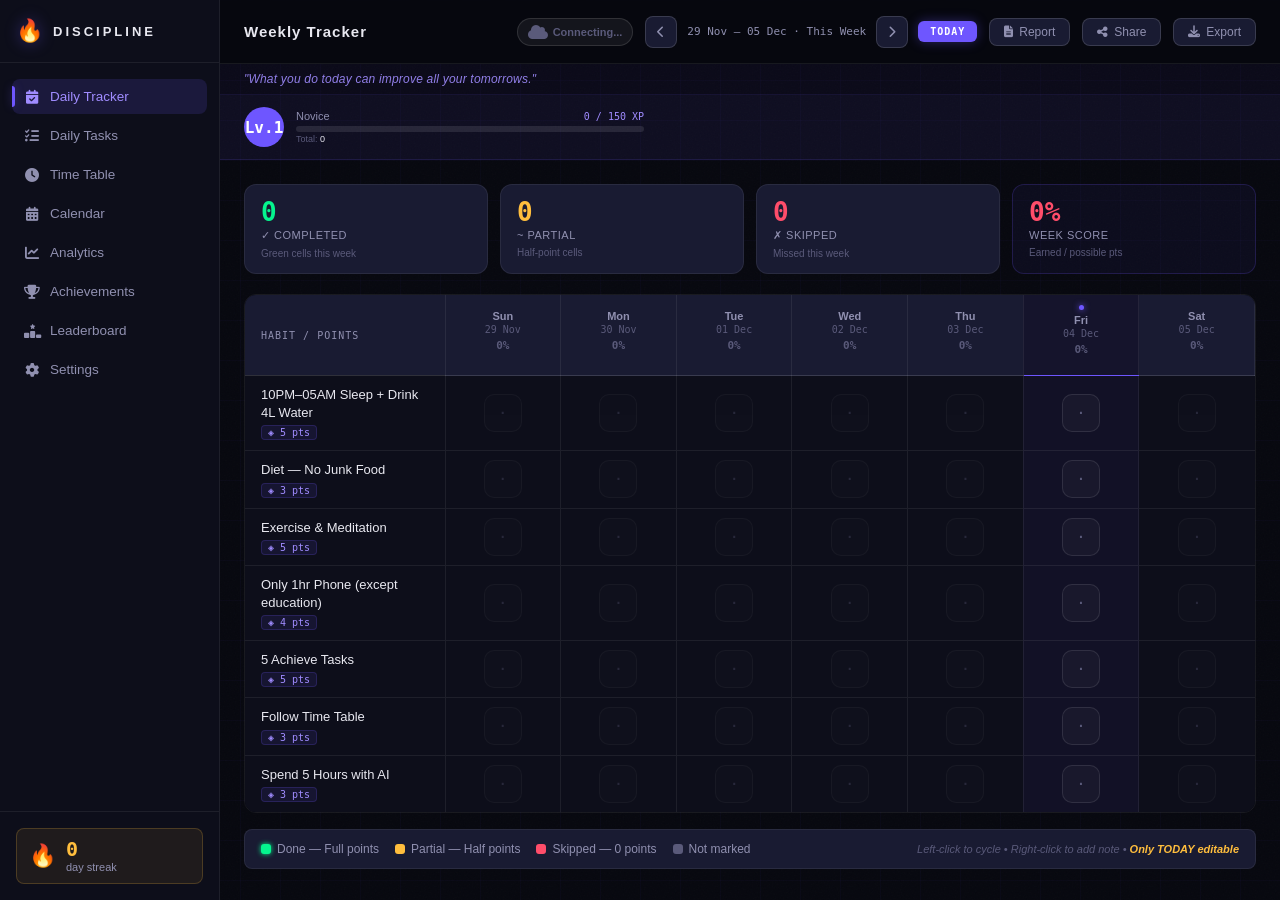
<file: index.html>
<!DOCTYPE html>
<html lang="en" data-theme="dark">
<head>
  <meta charset="UTF-8">
  <meta name="viewport" content="width=device-width, initial-scale=1.0, maximum-scale=1.0, user-scalable=no, viewport-fit=cover">
  <title>Daily Discipline Tracker</title>
  <!-- Local Offline Assets (0ms instant startup) -->
  <link rel="stylesheet" href="vendor/fontawesome/css/all.min.css">
  <script src="vendor/chart.min.js"></script>
  <script src="vendor/html2canvas.min.js"></script>
  <script src="vendor/confetti.browser.min.js"></script>
  <link rel="stylesheet" href="styles.css">
</head>
<body>
  <div class="noise-overlay"></div>
  <div class="grid-bg"></div>

  <aside class="sidebar" id="sidebar">
    <div class="sidebar-logo">
      <div style="display:flex;align-items:center;gap:10px;">
        <span class="logo-icon">🔥</span>
        <span class="logo-text">DISCIPLINE</span>
      </div>
      <button class="sidebar-close-btn" onclick="toggleSidebar()" aria-label="Close Sidebar"><i class="fa-solid fa-xmark"></i></button>
    </div>
    <nav class="sidebar-nav">
      <button class="nav-item active" onclick="switchTab('tracker', this)">
        <i class="fa-solid fa-calendar-check"></i> Daily Tracker
      </button>
      <button class="nav-item" onclick="switchTab('tasks', this)">
        <i class="fa-solid fa-list-check"></i> Daily Tasks
      </button>
      <button class="nav-item" onclick="switchTab('timetable', this)">
        <i class="fa-solid fa-clock"></i> Time Table
      </button>
      <button class="nav-item" onclick="switchTab('calendar', this)">
        <i class="fa-solid fa-calendar-days"></i> Calendar
      </button>
      <button class="nav-item" onclick="switchTab('stats', this)">
        <i class="fa-solid fa-chart-line"></i> Analytics
      </button>
      <button class="nav-item" onclick="switchTab('achievements', this)">
        <i class="fa-solid fa-trophy"></i> Achievements
      </button>
      <button class="nav-item" onclick="switchTab('leaderboard', this)">
        <i class="fa-solid fa-ranking-star"></i> Leaderboard
      </button>
      <button class="nav-item" onclick="switchTab('settings', this)">
        <i class="fa-solid fa-gear"></i> Settings
      </button>
    </nav>
    <div class="sidebar-footer">
      <div class="sidebar-streak">
        <span class="streak-fire">🔥</span>
        <div>
          <div class="streak-num" id="streak-num">0</div>
          <div class="streak-lbl">day streak</div>
        </div>
      </div>
    </div>
  </aside>

  <div class="sidebar-overlay" id="sidebar-overlay" onclick="toggleSidebar()"></div>

  <main class="main-content">
    <header class="top-bar">
      <div class="top-left">
        <button class="hamburger" onclick="toggleSidebar()"><span></span><span></span><span></span></button>
        <h1 class="page-title" id="page-title">Weekly Tracker</h1>
      </div>
      <div class="top-right" style="display:flex;align-items:center;gap:12px">
        <div id="cloud-sync-badge" onclick="pullFromCloud(false)" style="display:inline-flex;align-items:center;padding:5px 10px;background:rgba(255,255,255,0.06);border-radius:20px;border:1px solid rgba(255,255,255,0.12);cursor:pointer;user-select:none" title="Click to sync with cloud">
          <i class="fa-solid fa-cloud" style="color:var(--text3)"></i> <span class="hide-mobile" style="font-size:11px;color:var(--text3);margin-left:5px;font-weight:600">Connecting...</span>
        </div>
        <div class="week-controls" id="week-controls">
          <button class="week-btn" onclick="changeWeek(-1)"><i class="fa-solid fa-chevron-left"></i></button>
          <span class="week-range" id="week-range">This Week</span>
          <button class="week-btn" onclick="changeWeek(1)"><i class="fa-solid fa-chevron-right"></i></button>
          <button class="today-btn" onclick="goToday()">TODAY</button>
        </div>
        <button class="export-btn" onclick="showWeeklyReport()"><i class="fa-solid fa-file-lines"></i> <span>Report</span></button>
        <button class="export-btn" onclick="openShareModal()"><i class="fa-solid fa-share-nodes"></i> <span>Share</span></button>
        <button class="export-btn" onclick="exportCSV()"><i class="fa-solid fa-download"></i> <span>Export</span></button>
      </div>
    </header>

    <div class="quote-ticker" id="quote-ticker">"Discipline is the bridge between goals and accomplishment."</div>

    <div style="padding:12px 24px;background:rgba(110,86,255,0.08);border-bottom:1px solid rgba(110,86,255,0.15)">
      <div style="display:flex;align-items:center;gap:12px;max-width:400px">
        <div style="width:40px;height:40px;border-radius:50%;background:var(--accent);display:flex;align-items:center;justify-content:center;font-weight:700;font-family:var(--font-mono);color:#fff" id="xp-level-badge">Lv.1</div>
        <div style="flex:1">
          <div style="display:flex;justify-content:space-between;align-items:center;margin-bottom:4px">
            <span style="font-size:11px;color:var(--text2)" id="xp-level-name">Novice</span>
            <span style="font-family:var(--font-mono);font-size:10px;color:var(--accent2)"><span id="xp-current">0</span> / <span id="xp-next">100</span> XP</span>
          </div>
          <div style="height:6px;background:rgba(255,255,255,0.1);border-radius:3px;overflow:hidden">
            <div id="xp-bar-fill" style="height:100%;background:var(--accent);width:0%;transition:width 0.3s"></div>
          </div>
          <div style="font-size:9px;color:var(--text3);margin-top:2px">Total: <span id="xp-total" style="color:var(--text)">0</span></div>
        </div>
      </div>
    </div>

    <div id="tab-tracker" class="tab-content active">
      <div class="score-strip" id="score-strip"></div>
      <div class="grid-container">
        <div class="grid-scroll-hint"><i class="fa-solid fa-arrow-right"></i> Scroll to see all days</div>
        <div class="table-wrap">
          <table class="habit-table" id="habit-table"></table>
        </div>
        <div class="legend-bar">
          <div class="legend-item"><span class="leg-dot green"></span> Done — Full points</div>
          <div class="legend-item"><span class="leg-dot amber"></span> Partial — Half points</div>
          <div class="legend-item"><span class="leg-dot red"></span> Skipped — 0 points</div>
          <div class="legend-item"><span class="leg-dot none"></span> Not marked</div>
          <div class="legend-hint">Left-click to cycle • Right-click to add note • <span style="color:var(--amber);font-weight:600"> Only TODAY editable</span></div>
        </div>
      </div>
    </div>

    <div id="tab-tasks" class="tab-content">
      <div class="tasks-header">
        <h2 class="section-heading">5 Daily Achieve Tasks</h2>
        <p class="section-sub">Track your 5 most important tasks for each day this week</p>
      </div>
      <div class="tasks-week-grid" id="tasks-week-grid"></div>
      <div class="notes-section">
        <h3 style="font-family:var(--font-display);font-size:13px;color:var(--text);margin-bottom:12px">Daily Journal Notes</h3>
        <p class="section-sub" style="margin-bottom:12px">Reflect on your day</p>
        <div class="notes-grid" id="notes-grid"></div>
      </div>
    </div>

    <div id="tab-timetable" class="tab-content">
      <div class="timetable-header">
        <div style="display:flex;justify-content:space-between;align-items:flex-start;flex-wrap:wrap;gap:10px;margin-bottom:14px">
          <div>
            <h2 class="section-heading">📅 Daily Routine Time Table</h2>
            <p class="section-sub">Drag habits to slots or type <code>@1</code>, <code>@2</code> with custom slot notifications.</p>
          </div>
          <div style="display:flex;gap:8px;flex-wrap:wrap">
            <button class="s-btn primary" onclick="addTimeSlot()"><i class="fa-solid fa-plus"></i> Add Slot</button>
            <button class="s-btn" style="border:1px solid #10b981;color:#10b981" onclick="saveAndSyncTimeTable(true)"><i class="fa-solid fa-bell"></i> Save Reminders</button>
          </div>
        </div>

        <!-- Draggable Habits Tray -->
        <div class="habits-tray-box">
          <div class="habits-tray-label">
            <i class="fa-solid fa-hand-pointer"></i> Drag any Habit to a slot, or type <b>@1</b>, <b>@2</b> in activity:
          </div>
          <div class="habits-drag-tray" id="habits-drag-tray">
            <!-- Dynamic habit draggable chips -->
          </div>
        </div>
      </div>

      <!-- Time Table Slots List -->
      <div class="timetable-slots-list" id="timetable-slots-list">
        <!-- Rendered by JS -->
      </div>
    </div>

    <div id="tab-calendar" class="tab-content">
      <div style="display:flex;justify-content:space-between;align-items:center;margin-bottom:20px">
        <div>
          <h2 class="section-heading" id="calendar-month-label">Calendar</h2>
          <p class="section-sub">Visual overview of your activity</p>
        </div>
        <div style="display:flex;gap:8px">
          <button class="s-btn primary" onclick="changeMonth(-1)"><i class="fa-solid fa-chevron-left"></i></button>
          <button class="s-btn primary" onclick="goCalendarToday()">Today</button>
          <button class="s-btn primary" onclick="changeMonth(1)"><i class="fa-solid fa-chevron-right"></i></button>
        </div>
      </div>
      <div class="chart-card">
        <div class="cal-grid" id="calendar-grid" style="display:grid;grid-template-columns:repeat(7,1fr);gap:8px"></div>
        <div style="margin-top:20px;padding:16px;background:var(--bg3);border-radius:var(--radius)" id="calendar-day-detail">
          <div style="color:var(--text3);font-style:italic">Click any day to see detailed breakdown</div>
        </div>
      </div>
    </div>

    <div id="tab-stats" class="tab-content">
      <div class="stats-top-cards" id="stats-top-cards"></div>
      <div style="margin-bottom:20px">
        <h3 style="font-family:var(--font-display);font-size:13px;color:var(--text);margin-bottom:12px">
          <i class="fa-solid fa-robot" style="color:var(--accent2);margin-right:6px"></i> AI Coach
        </h3>
        <p class="section-sub" style="margin-bottom:12px">Personalized insights based on your last 30 days of data</p>
        <div id="ai-grid" style="display:grid;grid-template-columns:repeat(auto-fill,minmax(320px,1fr));gap:12px"></div>
      </div>
      <div style="margin-bottom:20px">
        <h3 style="font-family:var(--font-display);font-size:13px;color:var(--text);margin-bottom:12px">
          <i class="fa-solid fa-brain" style="color:var(--accent2);margin-right:6px"></i> Smart Patterns
        </h3>
        <p class="section-sub" style="margin-bottom:12px">Auto-detected patterns from your data</p>
        <div id="pattern-grid" style="display:grid;grid-template-columns:repeat(auto-fill,minmax(320px,1fr));gap:12px"></div>
      </div>
      <div class="charts-row">
        <div class="chart-card" style="flex:1">
          <div class="chart-card-title">Weekly Performance (Last 8 Weeks)</div>
          <canvas id="line-chart"></canvas>
        </div>
        <div class="chart-card" style="flex:1">
          <div class="chart-card-title">This Week Breakdown</div>
          <canvas id="doughnut-chart"></canvas>
        </div>
      </div>
      <div class="charts-row" style="margin-top:16px">
        <div class="chart-card" style="flex:1">
          <div class="chart-card-title">Habit Completion Rate — Last 30 Days</div>
          <canvas id="bar-chart"></canvas>
        </div>
        <div class="chart-card" style="flex:1">
          <div class="chart-card-title">90-Day Activity Heatmap</div>
          <div class="heatmap-container" id="heatmap-container"></div>
        </div>
      </div>
    </div>

    <div id="tab-achievements" class="tab-content">
      <div style="margin-bottom:20px">
        <h2 class="section-heading"> Achievements</h2>
        <p class="section-sub" id="ach-progress-label">0 / 25 unlocked</p>
        <p style="font-size:11px;color:var(--text3);margin-top:6px">Journey to 10,000 days of discipline — earn through hard work!</p>
      </div>
      <div class="ach-grid" id="ach-grid" style="display:grid;grid-template-columns:repeat(auto-fill,minmax(200px,1fr));gap:16px"></div>
    </div>

    <div id="tab-leaderboard" class="tab-content">
      <div class="leaderboard-container">
        <div class="leaderboard-header">
          <h2 class="section-heading">🌍 Global Leaderboard</h2>
          <p class="section-sub">Compete with others and climb the ranks!</p>
        </div>
        <div class="leaderboard-filters">
          <button class="lb-filter-btn active" onclick="setLeaderboardPeriod('weekly', this)">This Week</button>
          <button class="lb-filter-btn" onclick="setLeaderboardPeriod('monthly', this)">This Month</button>
          <button class="lb-filter-btn" onclick="setLeaderboardPeriod('alltime', this)">All Time</button>
        </div>
        <div class="leaderboard-rank-info">
          <div class="rank-card">
            <div class="rank-icon"></div>
            <div class="rank-details">
              <div class="rank-label">Your Rank</div>
              <div class="rank-value" id="user-rank">#--</div>
              <div class="rank-change" id="rank-change">--</div>
            </div>
          </div>
          <div class="rank-card">
            <div class="rank-icon">🎯</div>
            <div class="rank-details">
              <div class="rank-label">To Top 10</div>
              <div class="rank-value" id="xp-needed">-- XP</div>
              <div class="rank-change">needed</div>
            </div>
          </div>
          <div class="rank-card">
            <div class="rank-icon">🔥</div>
            <div class="rank-details">
              <div class="rank-label">Competitors</div>
              <div class="rank-value" id="total-competitors">50</div>
              <div class="rank-change">active</div>
            </div>
          </div>
        </div>
        <div class="leaderboard-list" id="leaderboard-list"></div>
        <div class="leaderboard-refresh">
          <button class="s-btn primary" onclick="refreshLeaderboard()">
            <i class="fa-solid fa-rotate"></i> Refresh Rankings
          </button>
          <p style="font-size:11px;color:var(--text3);margin-top:8px">
            * Rankings update every hour. Fake competitors simulate real competition!
          </p>
        </div>
      </div>
    </div>

    <div id="tab-settings" class="tab-content">
      <div class="settings-grid">
        <div class="settings-card">
          <div class="settings-card-title">
            <i class="fa-solid fa-list-check"></i> Manage Habits
          </div>
          <div id="habits-edit-list"></div>
          <div class="add-habit-form">
            <input class="s-input" id="new-habit-name" placeholder="New habit name...">
            <input class="s-input pts-input" id="new-habit-pts" type="number" value="3" min="1" max="10" placeholder="Pts">
            <button class="s-btn primary" onclick="addHabit()">
              <i class="fa-solid fa-plus"></i> Add
            </button>
          </div>
        </div>
        <div class="settings-card">
          <div class="settings-card-title">
            <i class="fa-solid fa-database"></i> Data Management
          </div>
          <div class="data-actions">
            <button class="s-btn primary" onclick="exportCSV()">
              <i class="fa-solid fa-file-csv"></i> Export This Week CSV
            </button>
            <button class="s-btn primary" onclick="exportAllCSV()">
              <i class="fa-solid fa-file-csv"></i> Export All Data CSV
            </button>
            <button class="s-btn primary" onclick="document.getElementById('import-csv').click()">
              <i class="fa-solid fa-upload"></i> Import CSV
            </button>
            <input type="file" id="import-csv" accept=".csv" style="display:none" onchange="importCSV(event)">
            <button class="s-btn primary" onclick="showWeeklyReport()">
              <i class="fa-solid fa-file-lines"></i> Generate Weekly Report
            </button>
            <button class="s-btn primary" onclick="pullFromCloud(false)" style="border:1px solid var(--accent);background:rgba(99,102,241,0.15)">
              <i class="fa-solid fa-cloud-arrow-down" style="color:var(--accent2)"></i> Sync from Cloud Now (Mobile/PC)
            </button>
            <button class="s-btn primary" onclick="pushToCloud()" style="border:1px solid #10b981;background:rgba(16,185,129,0.15)">
              <i class="fa-solid fa-cloud-arrow-up" style="color:#10b981"></i> Force Upload to Cloud
            </button>
            <button class="s-btn danger" onclick="resetWeek()">
              <i class="fa-solid fa-rotate-left"></i> Reset This Week
            </button>
            <button class="s-btn danger" onclick="clearAllData()">
              <i class="fa-solid fa-trash"></i> Clear All Data
            </button>
          </div>
          <div class="data-info" id="data-info"></div>
        </div>
        <div class="settings-card" id="notifications-settings-card">
          <div class="settings-card-title">
            <i class="fa-solid fa-bell" style="color:var(--accent)"></i> Direct In-App Alarms &amp; Notifications
          </div>
          <p style="font-size:12px;color:var(--text2);margin-bottom:14px;line-height:1.5">
            100% Offline Native Alarms with loud sound &amp; vibration. Works even when the phone is locked or screen is off (0MB background RAM).
          </p>

          <!-- Morning Alarm -->
          <div style="background:rgba(255,255,255,0.03);border:1px solid rgba(255,255,255,0.08);border-radius:10px;padding:12px;margin-bottom:12px">
            <div style="display:flex;justify-content:space-between;align-items:center;margin-bottom:8px">
              <div style="font-weight:600;font-size:13px;color:var(--text);display:flex;align-items:center;gap:6px">
                <span>🌅</span> Morning Focus Alarm
              </div>
              <label class="switch-toggle">
                <input type="checkbox" id="morning-alarm-toggle" checked onchange="saveAlarmSettings()">
                <span class="toggle-slider"></span>
              </label>
            </div>
            <div style="display:flex;align-items:center;gap:10px">
              <label style="font-size:11px;color:var(--text3)">Alarm Time:</label>
              <input type="time" id="morning-alarm-time" value="09:00" class="s-input" style="width:auto;padding:4px 8px;font-family:var(--font-mono)" onchange="saveAlarmSettings()">
            </div>
          </div>

          <!-- Night Alarm -->
          <div style="background:rgba(255,255,255,0.03);border:1px solid rgba(255,255,255,0.08);border-radius:10px;padding:12px;margin-bottom:14px">
            <div style="display:flex;justify-content:space-between;align-items:center;margin-bottom:8px">
              <div style="font-weight:600;font-size:13px;color:var(--text);display:flex;align-items:center;gap:6px">
                <span>🌙</span> Night Check-In &amp; Review
              </div>
              <label class="switch-toggle">
                <input type="checkbox" id="night-alarm-toggle" checked onchange="saveAlarmSettings()">
                <span class="toggle-slider"></span>
              </label>
            </div>
            <div style="display:flex;align-items:center;gap:10px">
              <label style="font-size:11px;color:var(--text3)">Alarm Time:</label>
              <input type="time" id="night-alarm-time" value="21:00" class="s-input" style="width:auto;padding:4px 8px;font-family:var(--font-mono)" onchange="saveAlarmSettings()">
            </div>
          </div>

          <!-- Custom Alarm & Notification Tone / Voice -->
          <div style="background:rgba(255,255,255,0.03);border:1px solid rgba(255,255,255,0.08);border-radius:10px;padding:12px;margin-bottom:14px">
            <div style="font-weight:600;font-size:13px;color:var(--text);margin-bottom:8px;display:flex;align-items:center;gap:6px">
              <span>🔊</span> Custom Alarm &amp; Notification Tone / Voice
            </div>
            <div style="display:flex;align-items:center;gap:10px;flex-wrap:wrap">
              <select id="alarm-sound-select" class="s-input" style="flex:1;min-width:180px;padding:6px 10px;font-size:12px" onchange="saveAlarmSettings()">
                <option value="system_alarm">🚨 Loud System Alarm (Default)</option>
                <option value="voice_alert">📣 Motivation Voice Alert (TTS Speaking)</option>
                <option value="digital_beep">⚡ Digital Rapid Radar Beeps</option>
                <option value="siren">🛡️ Tactical Emergency Siren</option>
                <option value="zen_bell">🧘 Zen Bell &amp; Chime</option>
              </select>
              <button class="s-btn" style="border:1px solid var(--accent);color:var(--accent);padding:6px 10px" onclick="previewSelectedTone()">
                <i class="fa-solid fa-volume-high"></i> Preview Tone
              </button>
            </div>
          </div>

          <!-- Smart Alarm Intelligence Note -->
          <div style="background:rgba(110,86,255,0.05);border:1px dashed rgba(110,86,255,0.3);border-radius:8px;padding:10px;margin-bottom:14px;font-size:11px;color:var(--text2);line-height:1.5">
            <b>🎯 Smart Alarm Logic:</b><br>
            • <b>09:00 AM</b>: Rings only if app was <i>not opened</i> before 9 AM today. Tapping stops sound and opens app.<br>
            • <b>09:00 PM</b>: Rings only if today's habits are <i>unfilled</i>. If you exit without filling, it will re-alarm in <b>5 minutes</b>!
          </div>

          <div style="display:flex;gap:8px;flex-wrap:wrap">
            <button class="s-btn primary" onclick="triggerAndroidAlarmTest()">
              <i class="fa-solid fa-bell"></i> ⏰ Test Ring Alarm Now
            </button>
            <button class="s-btn" style="border:1px solid var(--accent);color:var(--accent)" onclick="saveAlarmSettings(true)">
              <i class="fa-solid fa-arrows-rotate"></i> Re-Sync Alarms
            </button>
          </div>
          <div id="alarm-status-banner" style="font-size:11px;color:var(--text3);margin-top:8px">
            ⚡ Alarms scheduled natively in Android OS (0 battery drain).
          </div>
        </div>
      </div>
    </div>
  </main>

  <div class="toast" id="toast"></div>

  <div class="popup ach-popup" id="ach-popup">
    <div class="popup-content">
      <div class="ach-popup-icon" id="ach-popup-icon">🏆</div>
      <h3 class="ach-popup-name" id="ach-popup-name">Achievement Unlocked!</h3>
      <p class="ach-popup-desc" id="ach-popup-desc">Awesome!</p>
      <button class="s-btn primary" onclick="closeAchPopup()" style="margin-top:16px">Awesome!</button>
    </div>
  </div>

  <div class="popup levelup-popup" id="levelup-popup">
    <div class="popup-content">
      <div class="levelup-icon">⭐</div>
      <h3 class="levelup-title">LEVEL UP!</h3>
      <div class="levelup-num" id="levelup-num">Lv.2</div>
      <div class="levelup-name" id="levelup-name">Beginner</div>
      <button class="s-btn primary" onclick="closeLevelUpPopup()" style="margin-top:16px">Let's go!</button>
    </div>
  </div>

  <div class="popup note-popup" id="note-popup">
    <div class="popup-content">
      <h3 class="note-popup-title" id="note-popup-title">Note</h3>
      <textarea class="note-popup-text" id="note-popup-text" rows="4" placeholder="Add a note..."></textarea>
      <div style="display:flex;gap:8px;margin-top:12px">
        <button class="s-btn danger" onclick="deleteCellNote()" style="flex:1">Delete</button>
        <button class="s-btn primary" onclick="saveCellNote()" style="flex:2">Save</button>
      </div>
    </div>
  </div>

  <div class="modal" id="report-modal">
    <div class="modal-content">
      <div class="modal-header">
        <h3>📊 Weekly Report</h3>
        <span class="report-period" id="report-period">—</span>
        <button class="modal-close" onclick="closeModal('report-modal')">×</button>
      </div>
      <div class="modal-body" id="report-content"></div>
      <div class="modal-footer">
        <button class="s-btn primary" onclick="copyReport()"><i class="fa-solid fa-copy"></i> Copy</button>
        <button class="s-btn primary" onclick="downloadReport()"><i class="fa-solid fa-download"></i> Download .md</button>
        <button class="s-btn" onclick="closeModal('report-modal')">Close</button>
      </div>
    </div>
  </div>

  <div class="modal" id="share-modal">
    <div class="modal-content">
      <div class="modal-header">
        <h3>📤 Share Your Progress</h3>
        <span>Generate a beautiful image to share</span>
        <button class="modal-close" onclick="closeModal('share-modal')">×</button>
      </div>
      <div class="modal-body">
        <div class="share-card" id="share-card">
          <div class="share-card-header">
            <span class="share-card-logo">🔥</span>
            <div>
              <div class="share-card-title">DISCIPLINE</div>
              <div class="share-card-subtitle">Building discipline, one day at a time</div>
            </div>
          </div>
          <div class="share-card-date" id="share-card-date"></div>
          <div class="share-card-stats" id="share-card-stats"></div>
        </div>
      </div>
      <div class="modal-footer">
        <button class="s-btn primary" onclick="downloadShareImage()"><i class="fa-solid fa-download"></i> Download PNG</button>
        <button class="s-btn primary" id="native-share-btn" onclick="nativeShare()"><i class="fa-solid fa-share-nodes"></i> Share</button>
        <button class="s-btn" onclick="closeModal('share-modal')">Close</button>
      </div>
    </div>
  </div>

  <!-- Mobile Bottom Navigation Bar -->
  <nav class="mobile-bottom-nav">
    <button class="bnav-btn active" id="bnav-tracker" onclick="switchTab('tracker', this)">
      <i class="fa-solid fa-calendar-check"></i>
      <span>Tracker</span>
    </button>
    <button class="bnav-btn" id="bnav-tasks" onclick="switchTab('tasks', this)">
      <i class="fa-solid fa-list-check"></i>
      <span>Tasks</span>
    </button>
    <button class="bnav-btn" id="bnav-timetable" onclick="switchTab('timetable', this)">
      <i class="fa-solid fa-clock"></i>
      <span>Schedule</span>
    </button>
    <button class="bnav-btn" id="bnav-calendar" onclick="switchTab('calendar', this)">
      <i class="fa-solid fa-calendar-days"></i>
      <span>Calendar</span>
    </button>
    <button class="bnav-btn" id="bnav-stats" onclick="switchTab('stats', this)">
      <i class="fa-solid fa-chart-line"></i>
      <span>Stats</span>
    </button>
    <button class="bnav-btn" id="bnav-settings" onclick="switchTab('settings', this)">
      <i class="fa-solid fa-gear"></i>
      <span>Settings</span>
    </button>
  </nav>

  <script src="app.js"></script>
</body>
</html>
</file>
<file: styles.css>
*, *::before, *::after { box-sizing: border-box; margin: 0; padding: 0; }
html { font-size: 16px; scroll-behavior: smooth; }

:root {
  --bg: #07080f;
  --bg2: #0d0e1a;
  --bg3: #13142a;
  --surface: #191b32;
  --surface2: #1f2140;
  --border: rgba(255,255,255,0.07);
  --border2: rgba(255,255,255,0.14);
  --accent: #6e56ff;
  --accent2: #a08cff;
  --accent-glow: rgba(110,86,255,0.35);
  --green: #05f58e;
  --green-bg: rgba(5,245,142,0.12);
  --green-bdr: rgba(5,245,142,0.35);
  --amber: #ffbe3d;
  --amber-bg: rgba(255,190,61,0.12);
  --amber-bdr: rgba(255,190,61,0.35);
  --red: #ff4d6a;
  --red-bg: rgba(255,77,106,0.12);
  --red-bdr: rgba(255,77,106,0.3);
  --text: #e8e8f0;
  --text2: #9090b0;
  --text3: #5a5a7a;
  --font-display: 'Syne', sans-serif;
  --font-mono: 'Space Mono', monospace;
  --font-body: 'DM Sans', sans-serif;
  --sidebar-w: 220px;
  --topbar-h: 64px;
  --radius: 12px;
  --radius-sm: 8px;
}

body {
  background: var(--bg);
  color: var(--text);
  font-family: var(--font-body);
  min-height: 100vh;
  display: flex;
  overflow-x: hidden;
}

.noise-overlay {
  position: fixed; inset: 0; z-index: 0; pointer-events: none;
  background-image: url("data:image/svg+xml,%3Csvg xmlns='http://www.w3.org/2000/svg' width='300' height='300'%3E%3Cfilter id='n'%3E%3CfeTurbulence type='fractalNoise' baseFrequency='0.65' numOctaves='3' stitchTiles='stitch'/%3E%3C/filter%3E%3Crect width='300' height='300' filter='url(%23n)' opacity='0.035'/%3E%3C/svg%3E");
  opacity: 0.6;
}

.grid-bg {
  position: fixed; inset: 0; z-index: 0; pointer-events: none;
  background-image:
    linear-gradient(rgba(110,86,255,0.03) 1px, transparent 1px),
    linear-gradient(90deg, rgba(110,86,255,0.03) 1px, transparent 1px);
  background-size: 40px 40px;
}

.sidebar {
  width: var(--sidebar-w);
  min-height: 100vh;
  background: var(--bg2);
  border-right: 1px solid var(--border);
  display: flex;
  flex-direction: column;
  position: fixed;
  left: 0; top: 0; bottom: 0;
  z-index: 100;
  overflow-x: hidden;
  transition: transform 0.28s cubic-bezier(0.4,0,0.2,1);
}

.sidebar-logo {
  padding: 20px 16px;
  display: flex;
  align-items: center;
  justify-content: space-between;
  gap: 8px;
  border-bottom: 1px solid var(--border);
  box-sizing: border-box;
  width: 100%;
}

.logo-icon {
  font-size: 22px;
  color: var(--accent);
  line-height: 1;
  filter: drop-shadow(0 0 8px var(--accent-glow));
}

.logo-text {
  font-family: var(--font-display);
  font-size: 13px;
  font-weight: 800;
  letter-spacing: 3px;
  color: var(--text);
}

.sidebar-close-btn {
  display: none;
  background: transparent;
  border: none;
  color: var(--text2);
  font-size: 16px;
  cursor: pointer;
  padding: 4px 8px;
  border-radius: 6px;
  transition: all 0.2s;
  margin-left: auto;
}
.sidebar-close-btn:hover {
  color: var(--text);
  background: rgba(255, 255, 255, 0.08);
}

.sidebar-overlay {
  display: none;
  position: fixed;
  inset: 0;
  background: rgba(0, 0, 0, 0.65);
  backdrop-filter: blur(3px);
  -webkit-backdrop-filter: blur(3px);
  z-index: 95;
  opacity: 0;
  transition: opacity 0.25s ease;
  pointer-events: none;
}
.sidebar-overlay.active {
  display: block;
  opacity: 1;
  pointer-events: auto;
}

.sidebar-nav {
  flex: 1;
  padding: 16px 12px;
  display: flex;
  flex-direction: column;
  gap: 4px;
}

.nav-item {
  width: 100%;
  display: flex;
  align-items: center;
  gap: 10px;
  padding: 10px 12px;
  border: none;
  background: transparent;
  color: var(--text2);
  font-family: var(--font-body);
  font-size: 13.5px;
  font-weight: 400;
  border-radius: var(--radius-sm);
  cursor: pointer;
  text-align: left;
  transition: all 0.15s;
  position: relative;
}

.nav-item i { font-size: 14px; width: 16px; text-align: center; }
.nav-item:hover { background: rgba(255,255,255,0.05); color: var(--text); }

.nav-item.active {
  background: rgba(110,86,255,0.15);
  color: var(--accent2);
  font-weight: 500;
}

.nav-item.active::before {
  content: '';
  position: absolute;
  left: 0; top: 20%; bottom: 20%;
  width: 3px;
  background: var(--accent);
  border-radius: 0 4px 4px 0;
  box-shadow: 0 0 8px var(--accent-glow);
}

.sidebar-footer {
  padding: 16px;
  border-top: 1px solid var(--border);
}

.sidebar-streak {
  display: flex;
  align-items: center;
  gap: 10px;
  background: rgba(255,190,61,0.08);
  border: 1px solid rgba(255,190,61,0.2);
  border-radius: var(--radius-sm);
  padding: 10px 12px;
}

.streak-fire { font-size: 22px; }
.streak-num { font-family: var(--font-mono); font-size: 20px; font-weight: 700; color: var(--amber); line-height: 1; }
.streak-lbl { font-size: 11px; color: var(--text2); margin-top: 2px; }

.main-content {
  margin-left: var(--sidebar-w);
  flex: 1;
  min-height: 100vh;
  display: flex;
  flex-direction: column;
  position: relative;
  z-index: 1;
}

.top-bar {
  height: var(--topbar-h);
  background: rgba(7,8,15,0.85);
  backdrop-filter: blur(12px);
  border-bottom: 1px solid var(--border);
  display: flex;
  align-items: center;
  justify-content: space-between;
  padding: 0 24px;
  position: sticky;
  top: 0;
  z-index: 50;
  gap: 12px;
}

.top-left { display: flex; align-items: center; gap: 14px; }

.hamburger {
  display: none;
  flex-direction: column;
  gap: 5px;
  background: none;
  border: none;
  cursor: pointer;
  padding: 4px;
}

.hamburger span {
  display: block;
  width: 20px;
  height: 2px;
  background: var(--text2);
  border-radius: 2px;
  transition: all 0.2s;
}

.page-title {
  font-family: var(--font-display);
  font-size: 15px;
  font-weight: 700;
  letter-spacing: 1px;
  color: var(--text);
}

.week-controls {
  display: flex;
  align-items: center;
  gap: 10px;
}

.week-btn {
  width: 32px; height: 32px;
  border-radius: 8px;
  background: var(--surface);
  border: 1px solid var(--border2);
  color: var(--text2);
  cursor: pointer;
  display: flex; align-items: center; justify-content: center;
  font-size: 12px;
  transition: all 0.15s;
}

.week-btn:hover { background: var(--surface2); color: var(--text); border-color: var(--accent); }

.week-range {
  font-family: var(--font-mono);
  font-size: 11px;
  color: var(--text2);
  white-space: nowrap;
  min-width: 160px;
  text-align: center;
}

.today-btn {
  font-family: var(--font-mono);
  font-size: 10px;
  font-weight: 700;
  letter-spacing: 1px;
  padding: 5px 12px;
  border-radius: 6px;
  background: var(--accent);
  border: none;
  color: #fff;
  cursor: pointer;
  transition: opacity 0.15s;
  box-shadow: 0 0 12px var(--accent-glow);
}

.today-btn:hover { opacity: 0.85; }

.export-btn {
  display: flex; align-items: center; gap: 6px;
  padding: 6px 14px;
  border-radius: var(--radius-sm);
  background: var(--surface);
  border: 1px solid var(--border2);
  color: var(--text2);
  font-size: 12px;
  cursor: pointer;
  transition: all 0.15s;
  white-space: nowrap;
}

.export-btn:hover { border-color: var(--green); color: var(--green); }

.quote-ticker {
  padding: 8px 24px;
  font-family: var(--font-body);
  font-style: italic;
  font-size: 12px;
  color: var(--accent2);
  background: rgba(110,86,255,0.05);
  border-bottom: 1px solid rgba(110,86,255,0.12);
  letter-spacing: 0.2px;
  opacity: 0.9;
}

.tab-content { display: none; padding: 24px; flex: 1; animation: fadeIn 0.25s ease; }
.tab-content.active { display: block; }

@keyframes fadeIn { from { opacity: 0; transform: translateY(6px); } to { opacity: 1; transform: translateY(0); } }

.score-strip {
  display: grid;
  grid-template-columns: repeat(4, 1fr);
  gap: 12px;
  margin-bottom: 20px;
}

.score-card {
  background: var(--surface);
  border: 1px solid var(--border);
  border-radius: var(--radius);
  padding: 14px 16px;
  display: flex;
  flex-direction: column;
  gap: 4px;
  transition: border-color 0.2s;
}

.score-card:hover { border-color: var(--border2); }
.score-card .val { font-family: var(--font-mono); font-size: 26px; font-weight: 700; line-height: 1; }
.score-card .lbl { font-size: 11px; color: var(--text2); letter-spacing: 0.5px; }
.score-card .sub { font-size: 10px; color: var(--text3); margin-top: 2px; }
.score-card.green-card .val { color: var(--green); }
.score-card.amber-card .val { color: var(--amber); }
.score-card.red-card .val { color: var(--red); }
.score-card.pct-card .val { color: var(--accent2); }
.score-card.pct-card { border-color: rgba(110,86,255,0.2); background: rgba(110,86,255,0.06); }

.grid-container { position: relative; }

.grid-scroll-hint {
  display: none;
  font-size: 11px;
  color: var(--text3);
  margin-bottom: 8px;
  gap: 4px;
  align-items: center;
}

.table-wrap { overflow-x: auto; border-radius: var(--radius); border: 1px solid var(--border); }

.habit-table {
  width: 100%;
  border-collapse: collapse;
  min-width: 660px;
  background: var(--bg2);
}

.habit-table thead th {
  background: var(--surface);
  padding: 10px 8px;
  font-size: 11px;
  color: var(--text2);
  font-weight: 500;
  text-align: center;
  border-bottom: 1px solid var(--border2);
  border-right: 1px solid var(--border);
  white-space: nowrap;
}

.habit-table thead th.habit-name-th {
  text-align: left;
  padding-left: 16px;
  width: 200px;
  min-width: 160px;
  font-family: var(--font-mono);
  font-size: 10px;
  letter-spacing: 1px;
  position: sticky;
  left: 0;
  z-index: 4;
  background: var(--surface);
  box-shadow: 2px 0 6px rgba(0,0,0,0.4);
}

.habit-table thead th.day-th { min-width: 56px; cursor: default; }

.day-th-inner { display: flex; flex-direction: column; align-items: center; gap: 2px; }
.day-name-lbl { font-family: var(--font-display); font-size: 11px; font-weight: 700; }
.day-date-lbl { font-size: 10px; color: var(--text3); font-family: var(--font-mono); }
.day-pct-lbl { font-family: var(--font-mono); font-size: 11px; font-weight: 700; margin-top: 2px; }

.day-th.today-col { background: rgba(110,86,255,0.08); border-bottom-color: var(--accent); }

.today-dot {
  width: 5px; height: 5px;
  border-radius: 50%;
  background: var(--accent);
  box-shadow: 0 0 6px var(--accent);
  display: inline-block;
  margin-bottom: 2px;
}

.habit-table tbody tr { border-bottom: 1px solid var(--border); transition: background 0.1s; }
.habit-table tbody tr:last-child { border-bottom: none; }
.habit-table tbody tr:hover { background: rgba(255,255,255,0.02); }

.habit-table td {
  padding: 4px;
  border-right: 1px solid var(--border);
  vertical-align: middle;
  text-align: center;
}

.habit-table td:last-child { border-right: none; }

.habit-table td.name-cell {
  text-align: left;
  padding: 10px 16px;
  position: sticky;
  left: 0;
  z-index: 3;
  background: var(--bg2);
  box-shadow: 2px 0 6px rgba(0,0,0,0.4);
}

.habit-name-text { font-size: 13px; color: var(--text); line-height: 1.4; }

.habit-pts-badge {
  display: inline-flex;
  align-items: center;
  gap: 3px;
  font-family: var(--font-mono);
  font-size: 10px;
  color: var(--accent2);
  background: rgba(110,86,255,0.1);
  border: 1px solid rgba(110,86,255,0.2);
  border-radius: 4px;
  padding: 1px 6px;
  margin-top: 3px;
}

.today-cell { background: rgba(110,86,255,0.05); }

.cell-btn {
  width: 38px; height: 38px;
  border: 1.5px solid;
  border-radius: 10px;
  cursor: pointer;
  font-size: 14px;
  display: flex; align-items: center; justify-content: center;
  margin: 0 auto;
  transition: transform 0.1s, box-shadow 0.15s;
  position: relative;
  font-weight: 700;
}

.cell-btn:active { transform: scale(0.82); }
.cell-btn:hover { box-shadow: 0 0 10px currentColor; transform: scale(1.08); }

.cell-btn.readonly {
  opacity: 0.35;
  cursor: not-allowed;
}

.cell-btn.readonly:hover {
  box-shadow: none;
  transform: none;
}

.cell-none   { background: rgba(255,255,255,0.03); border-color: rgba(255,255,255,0.1); color: var(--text3); }
.cell-green  { background: var(--green-bg); border-color: var(--green-bdr); color: var(--green); }
.cell-amber  { background: var(--amber-bg); border-color: var(--amber-bdr); color: var(--amber); }
.cell-red    { background: var(--red-bg); border-color: var(--red-bdr); color: var(--red); }

.pct-bar-wrap { height: 3px; background: rgba(255,255,255,0.07); border-radius: 2px; margin-top: 4px; overflow: hidden; }
.pct-bar-fill { height: 100%; border-radius: 2px; transition: width 0.5s cubic-bezier(0.4,0,0.2,1); }

.legend-bar {
  display: flex;
  flex-wrap: wrap;
  gap: 16px;
  margin-top: 16px;
  padding: 12px 16px;
  background: var(--surface);
  border-radius: var(--radius-sm);
  border: 1px solid var(--border);
  align-items: center;
}

.legend-item { display: flex; align-items: center; gap: 6px; font-size: 12px; color: var(--text2); }
.leg-dot { width: 10px; height: 10px; border-radius: 3px; }
.leg-dot.green  { background: var(--green); box-shadow: 0 0 5px var(--green); }
.leg-dot.amber  { background: var(--amber); }
.leg-dot.red    { background: var(--red); }
.leg-dot.none   { background: var(--text3); }
.legend-hint { margin-left: auto; font-size: 11px; color: var(--text3); font-style: italic; }

.tasks-header { margin-bottom: 20px; }
.section-heading { font-family: var(--font-display); font-size: 1.15rem; font-weight: 700; color: var(--text); margin-bottom: 4px; }
.section-sub { font-size: 12px; color: var(--text2); }

.tasks-week-grid {
  display: grid;
  grid-template-columns: repeat(7, 1fr);
  gap: 10px;
  min-width: 0;
  overflow-x: auto;
}

.task-day-card {
  background: var(--surface);
  border: 1px solid var(--border);
  border-radius: var(--radius);
  padding: 12px;
  min-width: 130px;
  transition: border-color 0.2s;
}

.task-day-card.today-card { border-color: rgba(110,86,255,0.4); background: rgba(110,86,255,0.06); }
.task-day-card.past-card { opacity: 0.55; }

.task-day-header {
  font-family: var(--font-display);
  font-size: 11px;
  font-weight: 700;
  letter-spacing: 1px;
  color: var(--text2);
  margin-bottom: 8px;
  display: flex;
  justify-content: space-between;
  align-items: center;
}

.task-day-header.today-hdr { color: var(--accent2); }
.task-done-count { font-family: var(--font-mono); font-size: 10px; color: var(--text3); }

.task-item {
  display: flex;
  align-items: flex-start;
  gap: 6px;
  margin-bottom: 6px;
}

.task-cb {
  width: 15px; height: 15px;
  accent-color: var(--accent);
  cursor: pointer;
  flex-shrink: 0;
  margin-top: 2px;
}

.task-cb:disabled { cursor: not-allowed; opacity: 0.5; }

.task-text {
  flex: 1;
  background: transparent;
  border: none;
  border-bottom: 1px solid rgba(255,255,255,0.07);
  color: var(--text);
  font-family: var(--font-body);
  font-size: 11px;
  outline: none;
  padding: 1px 2px 2px;
  transition: border-color 0.15s;
  width: 100%;
}

.task-text:focus { border-bottom-color: var(--accent); }
.task-text::placeholder { color: rgba(255,255,255,0.18); }
.task-text.done-text { text-decoration: line-through; color: var(--text3); }
.task-text:read-only { opacity: 0.5; cursor: not-allowed; border-bottom-style: dashed; }

.notes-section { margin-top: 28px; }

.notes-grid {
  display: grid;
  grid-template-columns: repeat(7, 1fr);
  gap: 10px;
  overflow-x: auto;
}

.note-wrap { min-width: 120px; }
.note-day-lbl { font-size: 10px; color: var(--text3); font-weight: 600; margin-bottom: 4px; font-family: var(--font-mono); letter-spacing: 0.5px; }

.note-textarea {
  width: 100%;
  background: var(--surface);
  border: 1px solid var(--border);
  border-radius: 8px;
  color: var(--text);
  font-family: var(--font-body);
  font-size: 11px;
  padding: 8px;
  resize: none;
  outline: none;
  line-height: 1.5;
  transition: border-color 0.15s;
}

.note-textarea:focus { border-color: var(--accent); }
.note-textarea::placeholder { color: rgba(255,255,255,0.15); }
.note-textarea:read-only { opacity: 0.5; cursor: not-allowed; background: rgba(255,255,255,0.02); }

.stats-top-cards {
  display: grid;
  grid-template-columns: repeat(4, 1fr);
  gap: 12px;
  margin-bottom: 20px;
}

.stat-card {
  background: var(--surface);
  border: 1px solid var(--border);
  border-radius: var(--radius);
  padding: 16px;
}

.stat-card .stat-val { font-family: var(--font-mono); font-size: 28px; font-weight: 700; line-height: 1; }
.stat-card .stat-lbl { font-size: 11px; color: var(--text2); margin-top: 4px; }
.stat-card .stat-sub { font-size: 10px; color: var(--text3); margin-top: 2px; }

.charts-row { display: flex; gap: 16px; }

.chart-card {
  background: var(--surface);
  border: 1px solid var(--border);
  border-radius: var(--radius);
  padding: 16px;
}

.chart-card-title { font-size: 12px; color: var(--text2); font-weight: 500; margin-bottom: 14px; letter-spacing: 0.3px; }

.heatmap-container { overflow-x: auto; }
.heatmap-grid { display: flex; flex-direction: column; gap: 3px; }
.heatmap-row-wrap { display: flex; align-items: center; gap: 3px; }
.heatmap-week-lbl { font-family: var(--font-mono); font-size: 9px; color: var(--text3); width: 36px; text-align: right; flex-shrink: 0; }

.heatmap-cell {
  width: 12px; height: 12px;
  border-radius: 3px;
  flex-shrink: 0;
  cursor: default;
  transition: transform 0.1s;
}

.heatmap-cell:hover { transform: scale(1.4); z-index: 2; position: relative; }

.heatmap-legend { display: flex; gap: 8px; margin-top: 10px; align-items: center; flex-wrap: wrap; }
.heatmap-legend span { font-size: 10px; color: var(--text3); display: flex; align-items: center; gap: 4px; }
.hl-dot { width: 10px; height: 10px; border-radius: 2px; display: inline-block; }

.settings-grid { display: grid; grid-template-columns: 1fr 1fr; gap: 20px; }

.settings-card {
  background: var(--surface);
  border: 1px solid var(--border);
  border-radius: var(--radius);
  padding: 20px;
}

.settings-card-title {
  font-family: var(--font-display);
  font-size: 13px;
  font-weight: 700;
  color: var(--text);
  margin-bottom: 16px;
  display: flex;
  align-items: center;
  gap: 8px;
}

.settings-card-title i { color: var(--accent2); }

.habit-edit-row {
  display: flex;
  align-items: center;
  gap: 8px;
  padding: 8px 0;
  border-bottom: 1px solid var(--border);
}

.habit-edit-row:last-child { border-bottom: none; }

.s-input {
  background: var(--bg3);
  border: 1px solid var(--border2);
  border-radius: 8px;
  color: var(--text);
  padding: 7px 10px;
  font-family: var(--font-body);
  font-size: 12px;
  outline: none;
  transition: border-color 0.15s;
}

.s-input:focus { border-color: var(--accent); }
.s-input::placeholder { color: var(--text3); }
.pts-input { width: 60px; text-align: center; }

.s-btn {
  padding: 8px 14px;
  border-radius: 8px;
  font-size: 12px;
  font-family: var(--font-body);
  cursor: pointer;
  border: 1px solid;
  display: flex; align-items: center; gap: 6px;
  transition: all 0.15s;
  white-space: nowrap;
}

.s-btn.primary { background: rgba(110,86,255,0.15); border-color: rgba(110,86,255,0.35); color: var(--accent2); }
.s-btn.primary:hover { background: rgba(110,86,255,0.28); }
.s-btn.danger { background: var(--red-bg); border-color: var(--red-bdr); color: var(--red); }
.s-btn.danger:hover { background: rgba(255,77,106,0.22); }
.s-btn.icon-btn { padding: 6px 8px; }

.add-habit-form {
  display: flex;
  gap: 8px;
  margin-top: 14px;
  flex-wrap: wrap;
  align-items: center;
}

.add-habit-form .s-input { flex: 1; min-width: 120px; }

.data-actions { display: flex; flex-direction: column; gap: 8px; }

.data-info {
  margin-top: 14px;
  font-size: 11px;
  color: var(--text3);
  font-family: var(--font-mono);
  line-height: 1.8;
}

/* ===== LEADERBOARD STYLES ===== */
.leaderboard-container { max-width: 900px; margin: 0 auto; }
.leaderboard-header { text-align: center; margin-bottom: 24px; }

.leaderboard-filters {
  display: flex;
  gap: 8px;
  justify-content: center;
  margin-bottom: 20px;
  flex-wrap: wrap;
}

.lb-filter-btn {
  padding: 8px 16px;
  border-radius: 8px;
  background: var(--surface);
  border: 1px solid var(--border);
  color: var(--text2);
  font-size: 12px;
  cursor: pointer;
  transition: all 0.15s;
}

.lb-filter-btn:hover { border-color: var(--accent); color: var(--text); }
.lb-filter-btn.active { background: var(--accent); border-color: var(--accent); color: #fff; }

.leaderboard-rank-info {
  display: grid;
  grid-template-columns: repeat(3, 1fr);
  gap: 12px;
  margin-bottom: 24px;
}

.rank-card {
  background: var(--surface);
  border: 1px solid var(--border);
  border-radius: var(--radius);
  padding: 16px;
  display: flex;
  align-items: center;
  gap: 12px;
}

.rank-icon { font-size: 32px; line-height: 1; }
.rank-details { flex: 1; }
.rank-label { font-size: 11px; color: var(--text2); margin-bottom: 4px; }

.rank-value {
  font-family: var(--font-mono);
  font-size: 24px;
  font-weight: 700;
  color: var(--accent2);
  line-height: 1;
}

.rank-change { font-size: 10px; color: var(--text3); margin-top: 2px; }
.rank-change.up { color: var(--green); }
.rank-change.down { color: var(--red); }

.leaderboard-list {
  background: var(--surface);
  border: 1px solid var(--border);
  border-radius: var(--radius);
  overflow: hidden;
}

.lb-item {
  display: flex;
  align-items: center;
  padding: 14px 16px;
  border-bottom: 1px solid var(--border);
  transition: background 0.15s;
  gap: 12px;
}

.lb-item:last-child { border-bottom: none; }
.lb-item:hover { background: rgba(110, 86, 255, 0.05); }

.lb-item.current-user {
  background: rgba(110, 86, 255, 0.15);
  border-left: 3px solid var(--accent);
}

.lb-rank {
  font-family: var(--font-mono);
  font-size: 18px;
  font-weight: 700;
  color: var(--text2);
  width: 40px;
  text-align: center;
}

.lb-rank.top-1 { color: #ffd700; font-size: 24px; }
.lb-rank.top-3 { color: #c0c0c0; font-size: 20px; }

.lb-avatar {
  width: 44px;
  height: 44px;
  border-radius: 50%;
  display: flex;
  align-items: center;
  justify-content: center;
  font-size: 20px;
  background: var(--bg3);
  border: 2px solid var(--border2);
}

.lb-item.current-user .lb-avatar {
  border-color: var(--accent);
  background: rgba(110, 86, 255, 0.2);
}

.lb-info { flex: 1; min-width: 0; }

.lb-name {
  font-size: 13px;
  font-weight: 600;
  color: var(--text);
  margin-bottom: 2px;
  white-space: nowrap;
  overflow: hidden;
  text-overflow: ellipsis;
}

.lb-level { font-size: 10px; color: var(--text3); font-family: var(--font-mono); }

.lb-stats { display: flex; gap: 16px; align-items: center; }

.lb-xp {
  font-family: var(--font-mono);
  font-size: 14px;
  font-weight: 700;
  color: var(--accent2);
  min-width: 60px;
  text-align: right;
}

.lb-streak {
  display: flex;
  align-items: center;
  gap: 4px;
  font-family: var(--font-mono);
  font-size: 12px;
  color: var(--amber);
  min-width: 50px;
}

.lb-trend { font-size: 14px; width: 24px; text-align: center; }
.lb-trend.up { color: var(--green); }
.lb-trend.down { color: var(--red); }

.leaderboard-refresh { text-align: center; margin-top: 20px; }

/* ===== CALENDAR ===== */
.cal-grid { display: grid; grid-template-columns: repeat(7, 1fr); gap: 8px; }

.cal-day {
  background: var(--bg3);
  border: 1px solid var(--border);
  border-radius: 8px;
  padding: 10px;
  min-height: 90px;
  cursor: pointer;
  transition: all 0.15s;
}

.cal-day:hover { border-color: var(--accent); transform: translateY(-2px); }
.cal-day.today { border-color: var(--accent); background: rgba(110,86,255,0.1); }
.cal-day.empty { background: transparent; border: none; }

.cal-day-num { font-family: var(--font-mono); font-size: 13px; font-weight: 700; color: var(--text); margin-bottom: 6px; }
.cal-day-dots { display: flex; gap: 3px; flex-wrap: wrap; margin-bottom: 6px; }

.cal-habit-dot { width: 6px; height: 6px; border-radius: 50%; background: var(--text3); }
.cal-habit-dot.green { background: var(--green); }
.cal-habit-dot.amber { background: var(--amber); }
.cal-habit-dot.red { background: var(--red); }

.cal-day-pct { font-family: var(--font-mono); font-size: 10px; font-weight: 700; }
.cal-detail-title { font-family: var(--font-display); font-size: 14px; font-weight: 700; color: var(--text); margin-bottom: 12px; }

.cal-detail-row {
  display: flex;
  align-items: center;
  gap: 10px;
  padding: 8px;
  background: var(--bg3);
  border-radius: 6px;
  margin-bottom: 6px;
}

.cal-detail-status {
  width: 28px; height: 28px;
  border-radius: 6px;
  display: flex;
  align-items: center;
  justify-content: center;
  font-size: 14px;
  font-weight: 700;
}

.cal-detail-status.green { background: var(--green-bg); color: var(--green); }
.cal-detail-status.amber { background: var(--amber-bg); color: var(--amber); }
.cal-detail-status.red { background: var(--red-bg); color: var(--red); }
.cal-detail-status.none { background: rgba(255,255,255,0.05); color: var(--text3); }

/* ===== ACHIEVEMENTS ===== */
.ach-grid { display: grid; grid-template-columns: repeat(auto-fill, minmax(200px, 1fr)); gap: 16px; }

.ach-card {
  background: var(--surface);
  border: 1px solid var(--border);
  border-radius: var(--radius);
  padding: 16px;
  text-align: center;
  transition: all 0.2s;
  position: relative;
  overflow: hidden;
}

.ach-card.unlocked { border-color: var(--green); background: rgba(5,245,142,0.05); }
.ach-card.locked { opacity: 0.55; filter: grayscale(0.3); }

.ach-card.tier-godlike { border-color: #ffd700; background: linear-gradient(135deg, rgba(255,215,0,0.1), rgba(255,77,106,0.05)); }
.ach-card.tier-godlike.unlocked { box-shadow: 0 0 20px rgba(255,215,0,0.3); }

.ach-icon { font-size: 42px; margin-bottom: 8px; display: block; }
.ach-name { font-family: var(--font-display); font-size: 13px; font-weight: 700; color: var(--text); margin-bottom: 4px; }
.ach-desc { font-size: 11px; color: var(--text2); margin-bottom: 8px; line-height: 1.4; }

.ach-status {
  font-size: 10px;
  font-family: var(--font-mono);
  color: var(--text3);
  margin-top: 4px;
}

.ach-card.unlocked .ach-status { color: var(--green); }

.ach-difficulty {
  font-size: 9px;
  padding: 2px 6px;
  border-radius: 3px;
  display: inline-block;
  margin-top: 6px;
  font-weight: 600;
  text-transform: uppercase;
  letter-spacing: 0.5px;
  background: rgba(255,255,255,0.05);
  color: var(--text3);
}

.ach-card.unlocked .ach-difficulty { background: var(--green-bg); color: var(--green); }
.ach-card.tier-godlike .ach-difficulty { background: rgba(255,215,0,0.15); color: #ffd700; }

.ach-days {
  font-size: 9px;
  color: var(--text3);
  font-family: var(--font-mono);
  margin-top: 4px;
}

/* ===== AI INSIGHTS & PATTERNS ===== */
.ai-card, .pattern-card {
  background: var(--surface);
  border: 1px solid var(--border);
  border-radius: var(--radius);
  padding: 16px;
  display: flex;
  gap: 12px;
}

.ai-card.priority-high { border-left: 3px solid var(--red); }
.ai-card.priority-med { border-left: 3px solid var(--amber); }
.ai-card.priority-low { border-left: 3px solid var(--green); }
.ai-card.priority-info { border-left: 3px solid var(--accent); }

.pattern-card { border-left: 3px solid var(--accent); }

.ai-icon, .pattern-icon { font-size: 28px; line-height: 1; }
.pattern-icon.info { color: var(--accent); }
.pattern-icon.good { color: var(--green); }
.pattern-icon.warn { color: var(--amber); }
.pattern-icon.bad { color: var(--red); }

.ai-body, .pattern-body { flex: 1; }

.ai-title, .pattern-title {
  font-family: var(--font-display);
  font-size: 13px;
  font-weight: 700;
  color: var(--text);
  margin-bottom: 6px;
  display: flex;
  align-items: center;
  gap: 6px;
  flex-wrap: wrap;
}

.ai-priority-tag {
  font-size: 8px;
  padding: 2px 6px;
  border-radius: 3px;
  font-family: var(--font-mono);
  font-weight: 700;
}

.ai-priority-tag.high { background: var(--red-bg); color: var(--red); }
.ai-priority-tag.med { background: var(--amber-bg); color: var(--amber); }

.ai-desc, .pattern-desc { font-size: 11px; color: var(--text2); line-height: 1.5; }

.ai-tip {
  margin-top: 8px;
  padding: 8px;
  background: rgba(110,86,255,0.08);
  border-radius: 6px;
  font-size: 11px;
  color: var(--accent2);
}

/* ===== REPORT & SHARE ===== */
.report-stat-row {
  display: flex;
  justify-content: space-between;
  align-items: center;
  padding: 10px 0;
  border-bottom: 1px solid var(--border);
}

.report-stat-label { font-size: 12px; color: var(--text2); }
.report-stat-value { font-family: var(--font-mono); font-size: 13px; font-weight: 700; color: var(--text); }

.report-habit-row {
  display: flex;
  align-items: center;
  gap: 10px;
  padding: 8px 0;
}

.report-habit-bar {
  flex: 1;
  height: 6px;
  background: rgba(255,255,255,0.1);
  border-radius: 3px;
  overflow: hidden;
}

.report-habit-fill { height: 100%; border-radius: 3px; transition: width 0.5s; }
.report-habit-pct { font-family: var(--font-mono); font-size: 11px; font-weight: 700; color: var(--text); min-width: 40px; text-align: right; }

.report-insight-box {
  margin-top: 16px;
  padding: 12px;
  background: rgba(110,86,255,0.1);
  border-radius: var(--radius-sm);
  border-left: 3px solid var(--accent);
  font-size: 12px;
  color: var(--text2);
}

.share-card {
  background: linear-gradient(135deg, var(--bg2) 0%, var(--bg3) 100%);
  border: 1px solid var(--border2);
  border-radius: var(--radius);
  padding: 24px;
  max-width: 500px;
  margin: 0 auto;
}

.share-card-header { display: flex; align-items: center; gap: 12px; margin-bottom: 16px; }
.share-card-logo { font-size: 32px; }
.share-card-title { font-family: var(--font-display); font-size: 16px; font-weight: 800; letter-spacing: 2px; color: var(--text); }
.share-card-subtitle { font-size: 11px; color: var(--text2); }
.share-card-date { font-size: 12px; color: var(--text3); margin-bottom: 20px; font-family: var(--font-mono); }

.share-card-stats { display: grid; grid-template-columns: repeat(2, 1fr); gap: 16px; }
.share-stat { text-align: center; padding: 12px; background: rgba(255,255,255,0.03); border-radius: 8px; }
.share-stat-val { font-family: var(--font-mono); font-size: 28px; font-weight: 700; line-height: 1; margin-bottom: 4px; }
.share-stat-lbl { font-size: 10px; color: var(--text3); }

/* ===== MODALS & POPUPS ===== */
.modal {
  display: none;
  position: fixed;
  inset: 0;
  background: rgba(0,0,0,0.8);
  z-index: 1000;
  align-items: center;
  justify-content: center;
  padding: 20px;
}

.modal.show { display: flex; }

.modal-content {
  background: var(--bg2);
  border: 1px solid var(--border2);
  border-radius: var(--radius);
  max-width: 700px;
  width: 100%;
  max-height: 90vh;
  overflow-y: auto;
  position: relative;
}

.modal-header {
  padding: 20px;
  border-bottom: 1px solid var(--border);
  display: flex;
  flex-direction: column;
  gap: 4px;
}

.modal-header h3 { font-family: var(--font-display); font-size: 16px; color: var(--text); }
.modal-header span { font-size: 11px; color: var(--text3); }

.modal-close {
  position: absolute;
  top: 20px;
  right: 20px;
  background: none;
  border: none;
  color: var(--text3);
  font-size: 28px;
  cursor: pointer;
  width: 32px;
  height: 32px;
  display: flex;
  align-items: center;
  justify-content: center;
  border-radius: 6px;
  transition: all 0.15s;
  z-index: 10;
}

.modal-close:hover { background: rgba(255,255,255,0.1); color: var(--text); }

.modal-body { padding: 20px; }

.modal-footer {
  padding: 16px 20px;
  border-top: 1px solid var(--border);
  display: flex;
  gap: 8px;
  justify-content: flex-end;
  flex-wrap: wrap;
}

.popup {
  display: none;
  position: fixed;
  inset: 0;
  background: rgba(0,0,0,0.85);
  z-index: 1001;
  align-items: center;
  justify-content: center;
}

.popup.show { display: flex; }

.popup-content {
  background: var(--bg2);
  border: 1px solid var(--border2);
  border-radius: var(--radius);
  padding: 32px;
  text-align: center;
  max-width: 400px;
  animation: popupIn 0.3s ease;
}

@keyframes popupIn { from { opacity: 0; transform: scale(0.9); } to { opacity: 1; transform: scale(1); } }

.ach-popup-icon { font-size: 64px; margin-bottom: 16px; }
.ach-popup-name { font-family: var(--font-display); font-size: 20px; color: var(--text); margin-bottom: 8px; }
.ach-popup-desc { font-size: 13px; color: var(--text2); }

.levelup-icon { font-size: 64px; margin-bottom: 16px; }
.levelup-title { font-family: var(--font-display); font-size: 24px; color: var(--accent2); margin-bottom: 8px; }
.levelup-num { font-family: var(--font-mono); font-size: 32px; font-weight: 700; color: var(--text); margin-bottom: 4px; }
.levelup-name { font-size: 14px; color: var(--text2); }

.note-popup-title { font-family: var(--font-display); font-size: 16px; color: var(--text); margin-bottom: 12px; }

.note-popup-text {
  width: 100%;
  background: var(--bg3);
  border: 1px solid var(--border);
  border-radius: 8px;
  color: var(--text);
  padding: 12px;
  font-family: var(--font-body);
  font-size: 13px;
  resize: vertical;
  outline: none;
}

.note-popup-text:focus { border-color: var(--accent); }

/* ===== TOAST ===== */
.toast {
  position: fixed;
  bottom: 24px;
  left: 50%;
  transform: translateX(-50%) translateY(100px);
  background: var(--surface);
  border: 1px solid var(--border2);
  border-radius: var(--radius-sm);
  padding: 12px 24px;
  font-size: 13px;
  color: var(--text);
  z-index: 2000;
  opacity: 0;
  transition: all 0.3s;
  box-shadow: 0 4px 12px rgba(0,0,0,0.4);
  max-width: 90%;
  text-align: center;
}

.toast.show { transform: translateX(-50%) translateY(0); opacity: 1; }

/* ===== SCROLLBARS ===== */
::-webkit-scrollbar { width: 6px; height: 6px; }
::-webkit-scrollbar-track { background: var(--bg2); }
::-webkit-scrollbar-thumb { background: var(--surface2); border-radius: 3px; }
::-webkit-scrollbar-thumb:hover { background: var(--border2); }

/* ===== SWITCH TOGGLE ===== */
.switch-toggle {
  position: relative;
  display: inline-block;
  width: 44px;
  height: 24px;
}
.switch-toggle input { opacity: 0; width: 0; height: 0; }
.toggle-slider {
  position: absolute;
  cursor: pointer;
  inset: 0;
  background-color: var(--surface2);
  border: 1px solid var(--border2);
  border-radius: 24px;
  transition: 0.25s;
}
.toggle-slider:before {
  position: absolute;
  content: "";
  height: 16px;
  width: 16px;
  left: 3px;
  bottom: 3px;
  background-color: var(--text3);
  border-radius: 50%;
  transition: 0.25s;
}
.switch-toggle input:checked + .toggle-slider {
  background-color: var(--accent);
  border-color: var(--accent2);
}
.switch-toggle input:checked + .toggle-slider:before {
  transform: translateX(20px);
  background-color: #fff;
}

/* ===== MOBILE BOTTOM NAVIGATION ===== */
.mobile-bottom-nav {
  display: none;
  position: fixed;
  bottom: 0;
  left: 0;
  right: 0;
  height: 60px;
  background: rgba(13, 14, 26, 0.96);
  backdrop-filter: blur(16px);
  -webkit-backdrop-filter: blur(16px);
  border-top: 1px solid var(--border);
  z-index: 95;
  justify-content: space-around;
  align-items: center;
  padding: 0 4px;
  padding-bottom: env(safe-area-inset-bottom, 0px);
}
.bnav-btn {
  background: transparent;
  border: none;
  color: var(--text3);
  display: flex;
  flex-direction: column;
  align-items: center;
  justify-content: center;
  gap: 3px;
  padding: 6px 10px;
  cursor: pointer;
  font-size: 10px;
  font-weight: 600;
  border-radius: 8px;
  transition: all 0.2s;
  flex: 1;
}
.bnav-btn i { font-size: 16px; }
.bnav-btn.active { color: var(--accent2); }
.bnav-btn.active i { transform: scale(1.15); color: var(--accent); }

/* ===== RESPONSIVE ===== */
@media (max-width: 900px) {
  :root { --sidebar-w: 0px; }
  .sidebar {
    transform: translateX(-220px);
    width: 220px;
    box-sizing: border-box;
    visibility: hidden;
    pointer-events: none;
    transition: transform 0.28s cubic-bezier(0.4,0,0.2,1), visibility 0.28s;
  }
  .sidebar.open {
    transform: translateX(0);
    visibility: visible;
    pointer-events: auto;
  }
  .sidebar-close-btn { display: flex; align-items: center; justify-content: center; }
  .main-content { margin-left: 0; min-width: 0; max-width: 100vw; overflow-x: hidden; }
  .hamburger { display: flex; }
  .score-strip { grid-template-columns: repeat(2,1fr); }
  .tasks-week-grid, .notes-grid { grid-template-columns: repeat(3,1fr); }
  .charts-row { flex-direction: column; }
  .settings-grid { grid-template-columns: 1fr; }
  .stats-top-cards { grid-template-columns: repeat(2,1fr); }
  .grid-scroll-hint { display: flex; }
  .export-btn span { display: none; }
  .leaderboard-rank-info { grid-template-columns: 1fr; }
}

@media (max-width: 768px) {
  :root { --topbar-h: 56px; }
  .mobile-bottom-nav { display: flex; }
  .main-content {
    margin-left: 0;
    min-width: 0;
    max-width: 100vw;
    overflow-x: hidden;
    padding-bottom: 70px; /* Leave room for bottom nav */
  }
  .tab-content { padding: 12px; }
  .top-bar {
    padding: 0 10px;
    gap: 6px;
    height: var(--topbar-h);
  }
  .top-left { gap: 8px; }
  .page-title {
    font-size: 13px;
    max-width: 110px;
    white-space: nowrap;
    overflow: hidden;
    text-overflow: ellipsis;
  }
  .top-right { gap: 6px; }
  .week-controls { gap: 4px; }
  .week-btn { width: 28px; height: 28px; font-size: 11px; }
  .week-range { min-width: 92px; font-size: 9.5px; }
  .today-btn { padding: 4px 7px; font-size: 8.5px; }
  .export-btn { padding: 6px 10px; font-size: 12px; }
  .export-btn span { display: none; }
  #cloud-sync-badge { padding: 4px 8px !important; }
  #cloud-sync-badge .hide-mobile { display: none !important; }

  /* Scores */
  .score-strip { grid-template-columns: repeat(2, 1fr); gap: 8px; margin-bottom: 12px; }
  .score-card { padding: 10px 12px; }
  .score-card .val { font-size: 20px; }
  .score-card .lbl { font-size: 10px; }

  /* Habits Table */
  .habit-table { min-width: 500px; }
  .habit-table thead th.habit-name-th {
    width: 125px;
    min-width: 115px;
    padding-left: 8px;
    font-size: 9.5px;
  }
  .habit-table td.name-cell {
    width: 125px;
    min-width: 115px;
    padding: 8px;
  }
  .habit-name-text { font-size: 11px; line-height: 1.3; font-weight: 600; }
  .habit-pts-badge { font-size: 8.5px; padding: 0 4px; margin-top: 2px; }
  .habit-table thead th.day-th { min-width: 42px; padding: 5px 2px; }
  .day-name-lbl { font-size: 10px; }
  .day-date-lbl { font-size: 8.5px; }
  .day-pct-lbl { font-size: 9px; }
  .cell-btn { width: 33px; height: 33px; border-radius: 8px; font-size: 12px; }

  /* Tasks & Notes */
  .tasks-week-grid, .notes-grid { grid-template-columns: 1fr; gap: 10px; }
  .task-day-card { min-width: 0; width: 100%; }

  /* Settings & Stats */
  .settings-grid { grid-template-columns: 1fr; gap: 14px; }
  .stats-top-cards { grid-template-columns: repeat(2, 1fr); gap: 8px; }
  .charts-row { flex-direction: column; gap: 12px; }
  .chart-card { padding: 14px; }

  /* Modals */
  .modal-content { width: 94%; margin: auto; padding: 0; max-height: 85vh; }
  .popup-content { width: 90%; margin: auto; padding: 24px 16px; }
}

/* ===== TIME TABLE STYLES ===== */
.habits-tray-box {
  background: var(--surface);
  border: 1px solid var(--border);
  border-radius: var(--radius);
  padding: 12px 14px;
  margin-bottom: 16px;
}
.habits-tray-label {
  font-size: 11px;
  color: var(--text2);
  margin-bottom: 8px;
  display: flex;
  align-items: center;
  gap: 6px;
}
.habits-tray-label b { color: var(--accent2); }
.habits-drag-tray {
  display: flex;
  flex-wrap: wrap;
  gap: 8px;
}
.habit-drag-chip {
  background: rgba(110,86,255,0.12);
  border: 1px solid rgba(110,86,255,0.3);
  color: var(--text);
  padding: 6px 12px;
  border-radius: 20px;
  font-size: 11px;
  font-weight: 600;
  cursor: grab;
  user-select: none;
  transition: all 0.15s;
  display: inline-flex;
  align-items: center;
  gap: 6px;
}
.habit-drag-chip:active { cursor: grabbing; transform: scale(0.96); }
.habit-drag-chip:hover {
  background: rgba(110,86,255,0.25);
  border-color: var(--accent);
  box-shadow: 0 0 10px var(--accent-glow);
}
.habit-drag-num {
  font-family: var(--font-mono);
  background: var(--accent);
  color: #fff;
  border-radius: 10px;
  padding: 1px 6px;
  font-size: 9.5px;
}

.timetable-slots-list {
  display: flex;
  flex-direction: column;
  gap: 12px;
}
.timetable-slot-card {
  background: var(--surface);
  border: 1px solid var(--border);
  border-radius: var(--radius);
  padding: 14px 16px;
  display: flex;
  align-items: center;
  gap: 14px;
  transition: all 0.2s;
  position: relative;
}
.timetable-slot-card.drag-over {
  border: 2px dashed var(--accent) !important;
  background: rgba(110,86,255,0.12) !important;
  transform: scale(1.01);
}
.slot-time-group {
  display: flex;
  align-items: center;
  gap: 6px;
  font-family: var(--font-mono);
  font-size: 12px;
}
.slot-time-input {
  background: var(--bg2);
  border: 1px solid var(--border2);
  color: var(--text);
  padding: 6px 8px;
  border-radius: 6px;
  font-family: var(--font-mono);
  font-size: 11px;
  outline: none;
}
.slot-time-input:focus { border-color: var(--accent); }
.slot-content-group {
  flex: 1;
  display: flex;
  flex-direction: column;
  gap: 6px;
  min-width: 0;
  position: relative;
}
.slot-title-input {
  width: 100%;
  font-size: 13px;
  font-weight: 500;
  background: var(--bg2);
  border: 1px solid var(--border);
  border-radius: 6px;
  padding: 8px 10px;
  color: var(--text);
  outline: none;
}
.slot-title-input:focus { border-color: var(--accent); }
.slot-tag-badge {
  font-size: 10px;
  font-family: var(--font-mono);
  color: var(--accent2);
  display: inline-flex;
  align-items: center;
  gap: 4px;
}
.slot-actions-group {
  display: flex;
  align-items: center;
  gap: 10px;
  flex-wrap: wrap;
}
.slot-lead-select {
  background: var(--bg2);
  border: 1px solid var(--border);
  color: var(--text2);
  padding: 6px 8px;
  border-radius: 6px;
  font-size: 11px;
  outline: none;
}
.slot-delete-btn {
  background: none;
  border: none;
  color: var(--text3);
  cursor: pointer;
  padding: 6px;
  font-size: 13px;
  transition: color 0.15s;
}
.slot-delete-btn:hover { color: var(--red); }

/* @ autocomplete popup */
.at-suggest-popup {
  position: absolute;
  top: 100%;
  left: 0;
  right: 0;
  background: var(--bg3);
  border: 1px solid var(--accent);
  border-radius: 8px;
  z-index: 200;
  max-height: 160px;
  overflow-y: auto;
  box-shadow: 0 8px 24px rgba(0,0,0,0.6);
  display: none;
}
.at-suggest-popup.show { display: block; }
.at-suggest-item {
  padding: 8px 12px;
  font-size: 12px;
  color: var(--text);
  cursor: pointer;
  display: flex;
  justify-content: space-between;
  border-bottom: 1px solid var(--border);
}
.at-suggest-item:hover { background: rgba(110,86,255,0.2); }
.at-suggest-item:last-child { border-bottom: none; }

@media (max-width: 650px) {
  .timetable-slot-card {
    flex-direction: column;
    align-items: stretch;
    gap: 10px;
    padding: 12px;
  }
  .slot-actions-group {
    justify-content: space-between;
  }
}

@media (max-width: 420px) {
  .page-title { display: none; }
  .week-range { min-width: 82px; font-size: 9px; }
  .habit-table thead th.habit-name-th, .habit-table td.name-cell {
    width: 105px;
    min-width: 100px;
  }
  .quote-ticker { padding: 6px 12px; font-size: 11px; }
}
</file>
